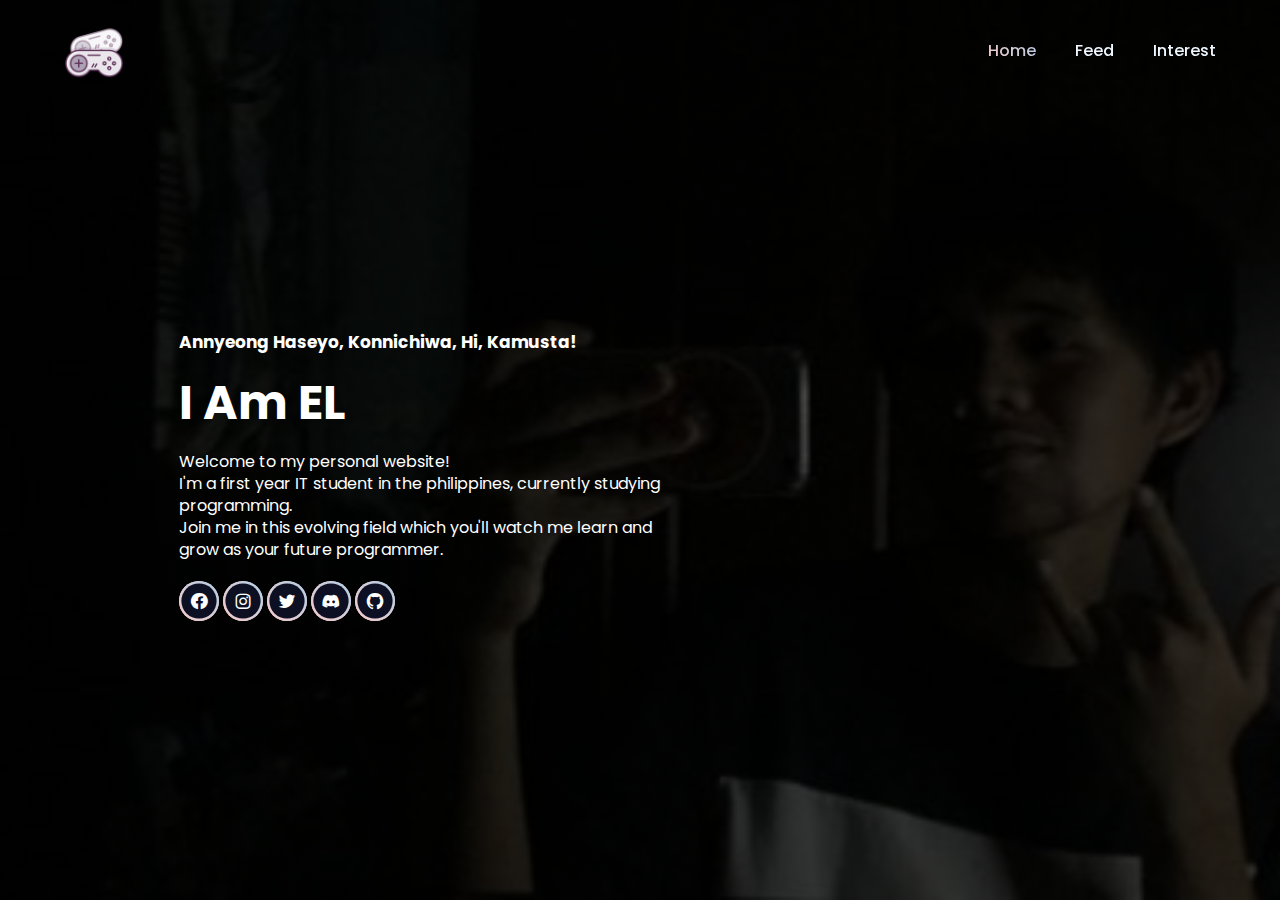
<file: index.html>
<!DOCTYPE html>
<html lang = "en">

<head>
    <link href='https://unpkg.com/boxicons@2.1.4/css/boxicons.min.css' rel='stylesheet'>
    <meta charset = "UTF-8">
    <meta http-equiv = "X-UA-Compatible"
    content = "IE = edge">
    <meta name = "viewport"
    content = "widht = device-width, initial-scale = 1.0">
    
    <title> Jixxel Website </title>

    <link rel = "stylesheet" href = "stylex.css">
</head>

<body>
    <div class = "container">
    <header class = "header">
        <img src = "images/cons-logo.png" class = "logo">

        <nav class = "navbar">
            <a href = "index.html" style = "--i:1;" class = "active"> Home</a>
            <a href = "feed.html" style = "--i:2;"> Feed </a>
            <a href = "interest.html" style = "--i:3;"> Interest </a>

        </nav>
    </header>

    <section class = "home">
        
        <div class =  "home-content">
            <h3> Annyeong Haseyo, Konnichiwa, Hi, Kamusta!</h3>
                <h1> I Am EL </h1>
                <p> Welcome to my personal website! <br>
                    I'm a first year IT student in the philippines, currently studying programming. <br>
                    Join me in this evolving field which you'll watch me learn and grow as your future programmer. </p>

        <div class = "home-socials">
            <a href = "https://www.facebook.com/JLJ.Kaito"> <i class='bx bxl-facebook-circle'> </i> </a>
            <a href = "https://www.instagram.com/jix_xel/"> <i class='bx bxl-instagram'> </i> </a>
            <a href = "https://twitter.com/doxxel0"> <i class='bx bxl-twitter'> </i> </a>
            <a href = "https://discord.com/channels/857635184961912862/857635184961912865"> <i class='bx bxl-discord-alt'> </i> </a>
            <a href = "https://github.com/Jixxelu"> <i class='bx bxl-github'> </i> </a>
        </div>

        
    </section>
    </div>
</body>
</html>
</file>
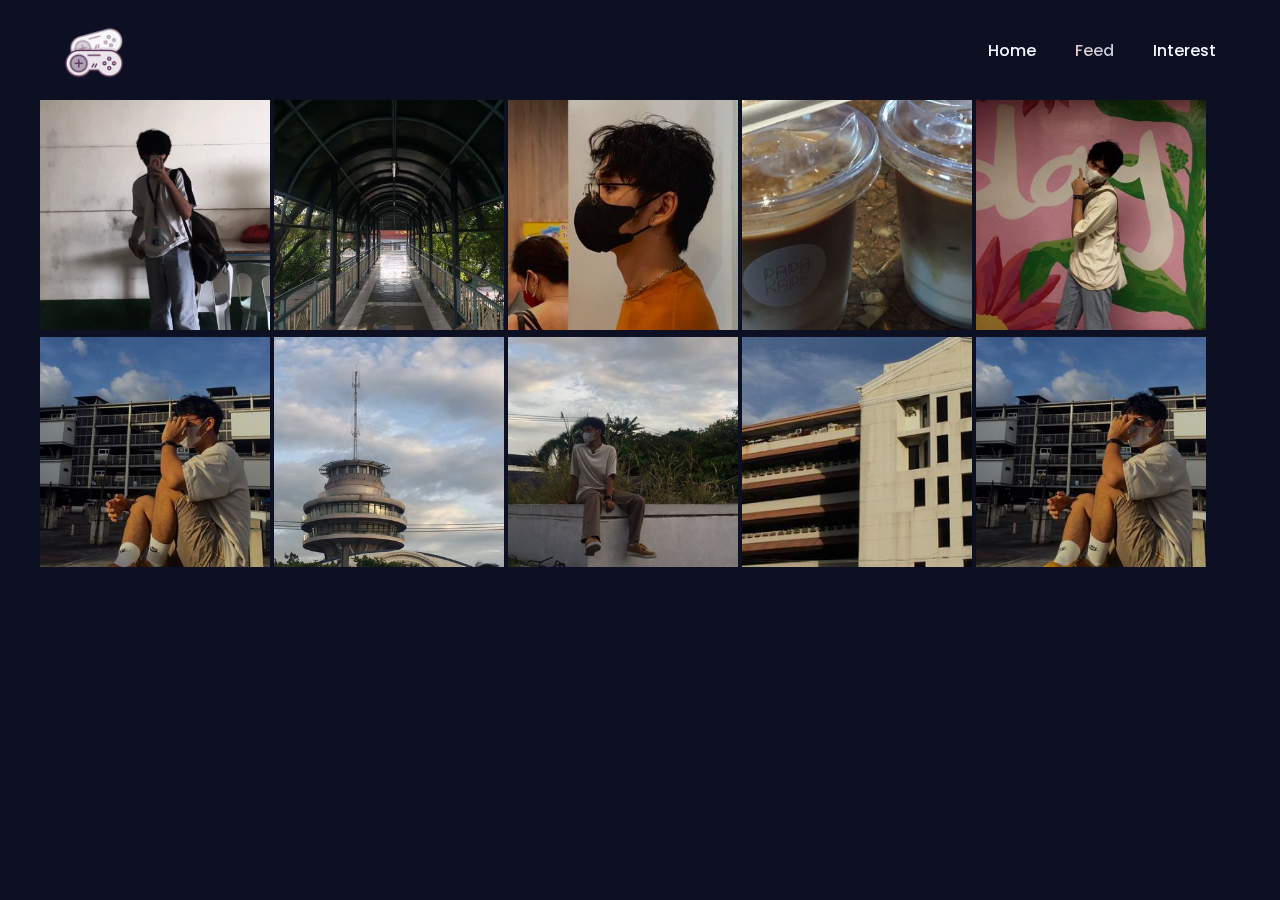
<file: feed.html>
<!DOCTYPE html>
<html lang = "en">

<head>
    <link href='https://unpkg.com/boxicons@2.1.4/css/boxicons.min.css' rel='stylesheet'>
    <meta charset = "UTF-8">
    <meta http-equiv = "X-UA-Compatible"
    content = "IE = edge">
    <meta name = "viewport"
    content = "widht = device-width, initial-scale = 1.0">
    
    <title> Jixxel Website </title>

    <link rel = "stylesheet" href = "stylex.css">
</head>

<body>
    <header class = "header">
        <img src = "images/cons-logo.png" class = "logo" Feed>
        
        <nav class = "navbar">
            <a href = "index.html" style = "--i:1;"> Home</a>
            <a href = "feed.html" style = "--i:2;" class = "active"> Feed </a>
            <a href = "interest.html" style = "--i:3;"> Interest </a>


        </nav>
    </header>
        
        <div class = "timeline">

            <div class = "gal">
                <img src = "images/p1.jpg">
                <img src = "images/p2.jpg">
                <img src = "images/p3.jpg">
                <img src = "images/p4.jpg">
                <img src = "images/p5.jpg">
                <img src = "images/p6.jpg">
                <img src = "images/p7.jpg">
                <img src = "images/p8.jpg">
                <img src = "images/p9.jpg">
                <img src = "images/p10.jpg">
            </div>
    
</body>
</html>
</file>
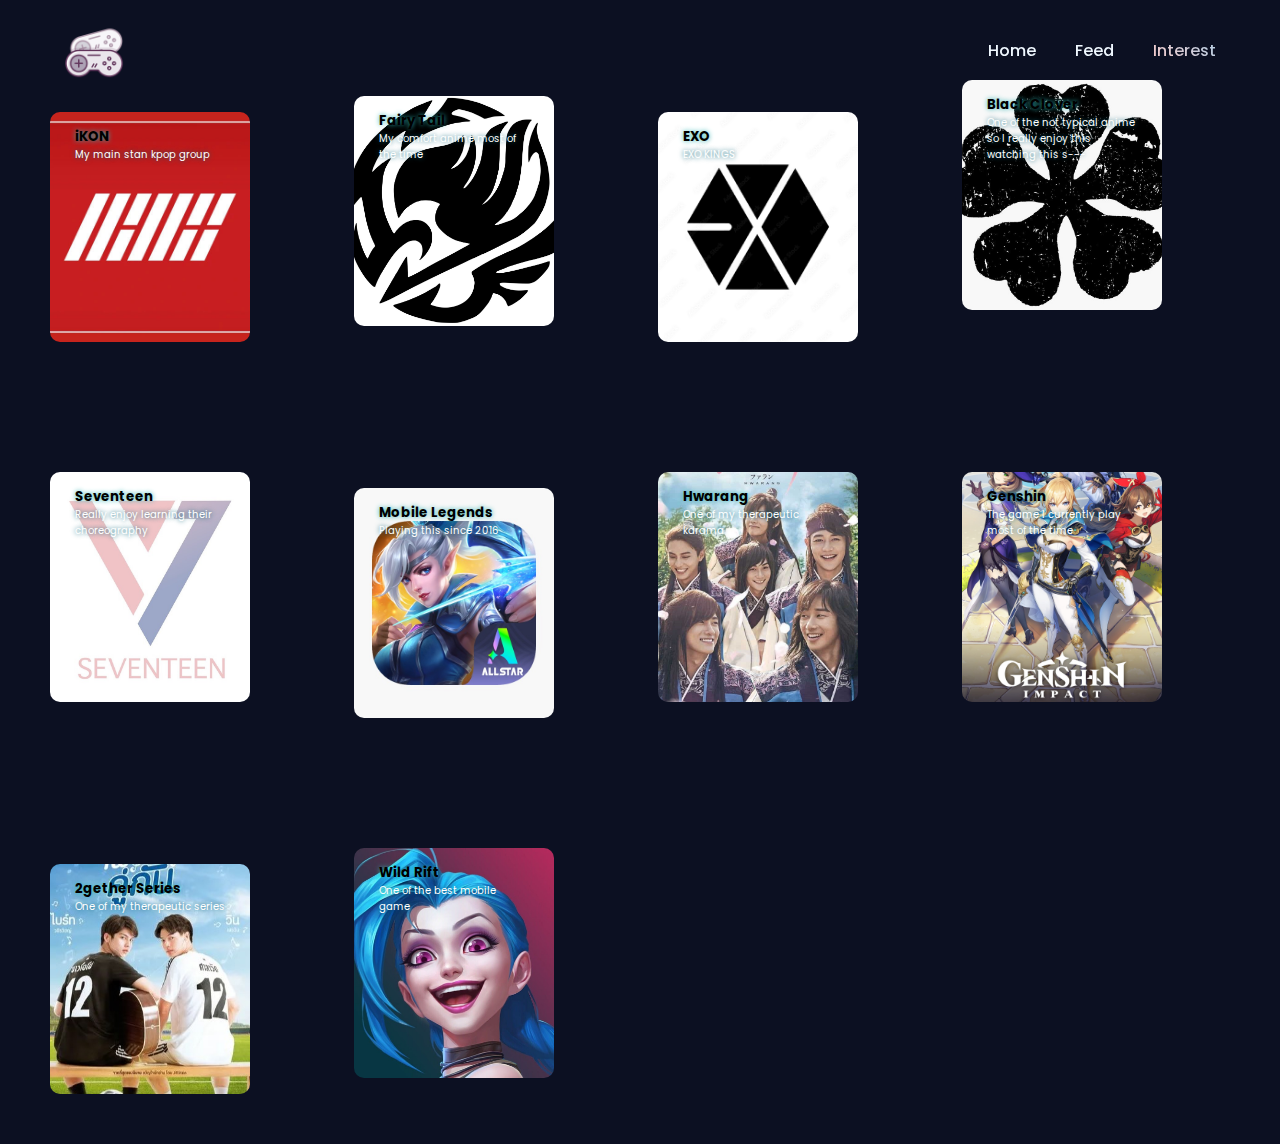
<file: interest.html>
<!DOCTYPE html>
<html lang = "en">

<head>
    <link href='https://unpkg.com/boxicons@2.1.4/css/boxicons.min.css' rel='stylesheet'>
    <meta charset = "UTF-8">
    <meta http-equiv = "X-UA-Compatible"
    content = "IE = edge">
    <meta name = "viewport"
    content = "widht = device-width, initial-scale = 1.0">
    
    <title> Jixxel Website </title>

    <link rel = "stylesheet" href = "stylex.css">
</head>

<body>
    <header class = "header">
        <img src = "images/cons-logo.png" class = "logo" Feed>
        
        <nav class = "navbar">
            <a href = "index.html" style = "--i:1;"> Home</a>
            <a href = "feed.html" style = "--i:2;"> Feed </a>
            <a href = "interest.html" style = "--i:3;" class = "active"> Interest </a>

        </nav>
    </header>

    <div class = "col">
        <div class = "card ikon">
            <h5> iKON </h5>
            <p> My main stan kpop group </p>
        </div>

        <div class = "card ft">
            <h5> Fairy Tail </h5>
            <p> My comfort anime most of the time </p>
        </div>

        <div class = "card exo">
            <h5> EXO </h5>
            <p> EXO KINGS </p>
        </div>

        <div class = "card bc">
            <h5> Black Clover </h5>
            <p> One of the not typical anime so I really enjoy this watching this s--- </p>
        </div>

        <div class = "card svt">
            <h5> Seventeen </h5>
            <p> Really enjoy learning their choreography </p>
        </div>

        <div class = "card ml">
            <h5> Mobile Legends </h5>
            <p> Playing this since 2016 </p>
        </div>

        <div class = "card hwa">
            <h5> Hwarang </h5>
            <p> One of my therapeutic kdrama </p>
        </div>

        <div class = "card gs">
            <h5> Genshin </h5>
            <p> The game I currently play most of the time </p>
        </div>

        <div class = "card togethers">
            <h5> 2gether Series </h5>
            <p> One of my therapeutic series </p>
        </div>

        <div class = "card wr">
            <h5> Wild Rift </h5>
            <p> One of the best mobile game </p>
        </div>

        

    </div>
</div>
</div>

</body>
</html>
</file>
<file: stylex.css>
@import url('https://fonts.googleapis.com/css2?family=Poppins:wght@300;400;500;600;700;800;900&display=swap');

*{
    margin: 0;
    padding: 0;
    box-sizing: border-box;
    font-family: 'Poppins', sans-serif;
}

.container{
    width: 100%;
    height: 100vh;
    background-image: linear-gradient(rgba(0,0,0,0.7),rgba(0,0,0,0.7)),url(images/meh-bg.jpg);
    background-position: center;
    background-size: cover;
    padding-left: 5%;
    padding-right: 5%;
    box-sizing: border-box;
}

body {
    background: #0c1022;
    color: #fff;
}

.header {
    position: fixed;
    top: 0;
    left: 0;
    width: 100%;
    padding: 20px 5%;
    background: transparent;
    display: flex;
    justify-content: space-between;
    align-items: center;
    z-index: 100;
}

.logo{
    color: #ffffff;
    display: inline-flex;
    height: 60px;
    width: 60px;
    background: transparent;
    cursor: pointer;
    align-items: center;
    justify-content: center;
    font-size: 40px;
    cursor: pointer;
    left: 1px;
    animation: slideRight 2s ease forwards;
}

.navbar a {
    display: inline-block;
    font-size: 18 px;
    color: aliceblue;
    text-decoration: none;
    font-weight: 500;
    margin-left: 35px;
    animation: slideTop .5s easr forwards;
    animation-delay: calc(.2s * var (--i))
}

.navbar a.active,
.navbar a:hover {
    background: linear-gradient(45deg, #F7CAC9, #B3CEE5);
    -webkit-text-fill-color: transparent;
    -webkit-background-clip: text;
}

.home {
    width: 100%;
    height: 100vh;
    display: flex;
    justify-content: space-between;
    align-items: center;
    padding: 70px 10% 0;
}

.home-content{
    max-width: 500px;

}
.home-content h3{
    font-size: 17px;
    margin-bottom: 20px;
    font-weight: 700;
}

.home-content h1 {
    font-size: 47px;
    font-weight: 700;
    line-height: 1.2;
    margin: 20px 0px 20px;
}

.home-content p{
    line-height: 22px;
}

.home-socials a{
    position: relative;
    display: inline-flex;
    justify-content: center;
    align-items: center;
    width:  40px;
    height: 40px;
    background: linear-gradient(45deg, #F7CAC9,#B3CEE5);
    border-radius: 50%;
    font-size: 20px;
    color: #fff;
    margin: 30px 15px 30px 0;
    text-decoration: none;
    margin: 20px 0;
    z-index: 1;
}

.home-socials a::before{
    content: '';
    position: absolute;
    width: 100%;
    height: 100%;
    background: linear-gradient(45deg, #F7CAC9, #B3CEE5);
    border-radius: 50%;
    z-index: -1;
    transition: .5s ease;
}

.home-socials a:hover::before{
    filter: blur(5px)

}

.home-socials a::after{
    content: '';
    position: absolute;
    width: 100%;
    height: 100%;
    background: #0c1022;
    border-radius: 50%;
    transform: scale(.88);
    z-index: -1;
    transition: .5s ease;
}

.home-socials a:hover::after{
    transform: scale(0);
}


.timeline{
    max-width: 1200px;
    margin: 100px auto;
    
}
.gal{
    width: 80%;
    margin: 100px auto 50px;
    display: inline;
    grid-template-columns: repeat(auto-fit, minmax (250px, 1fr));
    grid-gap: 30px;
}

.gal img{
    object-fit: cover;
    width: 230px;
    height: 230px;
    cursor: pointer;
}

.gal img:hover{
    transform: scale(0.8) rotate(-10deg);
    border-radius: 20px;
    box-shadow: 0 32px 75px #B3CEE5;

}

.card{
    width: 200px;
    height: 230px;
    display: inline-block;
    border-radius: 10px;
    padding: 15px 25px;
    box-sizing: border-box;
    cursor: pointer;
    margin: 80px 50px 50px;
    background-position: center;
    background-size: cover;
    transition: transform 0.5s;
}

.ikon{
    background-image: url(images/ikon.jpg);
}

.ft{
    background-image: url(images/ft.jpeg);
}

.exo{
    background-image: url(images/exo.jpg);
}

.bc{
    background-image: url(images/bc.jpg);
}

.svt{
    background-image: url(images/svt.jpg);
}

.ml{
    background-image: url(images/ml.jpeg);
}

.hwa{
    background-image: url(images/hwa.jpg);
}

.gs{
    background-image: url(images/gens.jpg);
}

.togethers{
    background-image: url(images/2s.jpeg);
}

.wr{
    background-image: url(images/wr.jpg);
}




.card:hover{
    transform: translateY(-12px);
}

h5{
    color: #000000;
    text-shadow: 0 0 5px #2db2b2
}

.card p{
    text-shadow: 0 0 5px #026075;
    font-size: 10px;
}


/* KEYFRAMES ANIMATIONS */
@keyframes slideRight{
    0% {
        transform: translateX (-100px);
        opacity: 0;
    }

    100% {
        transform: translateX(0);
        opacity: 1;
    }
}
</file>
